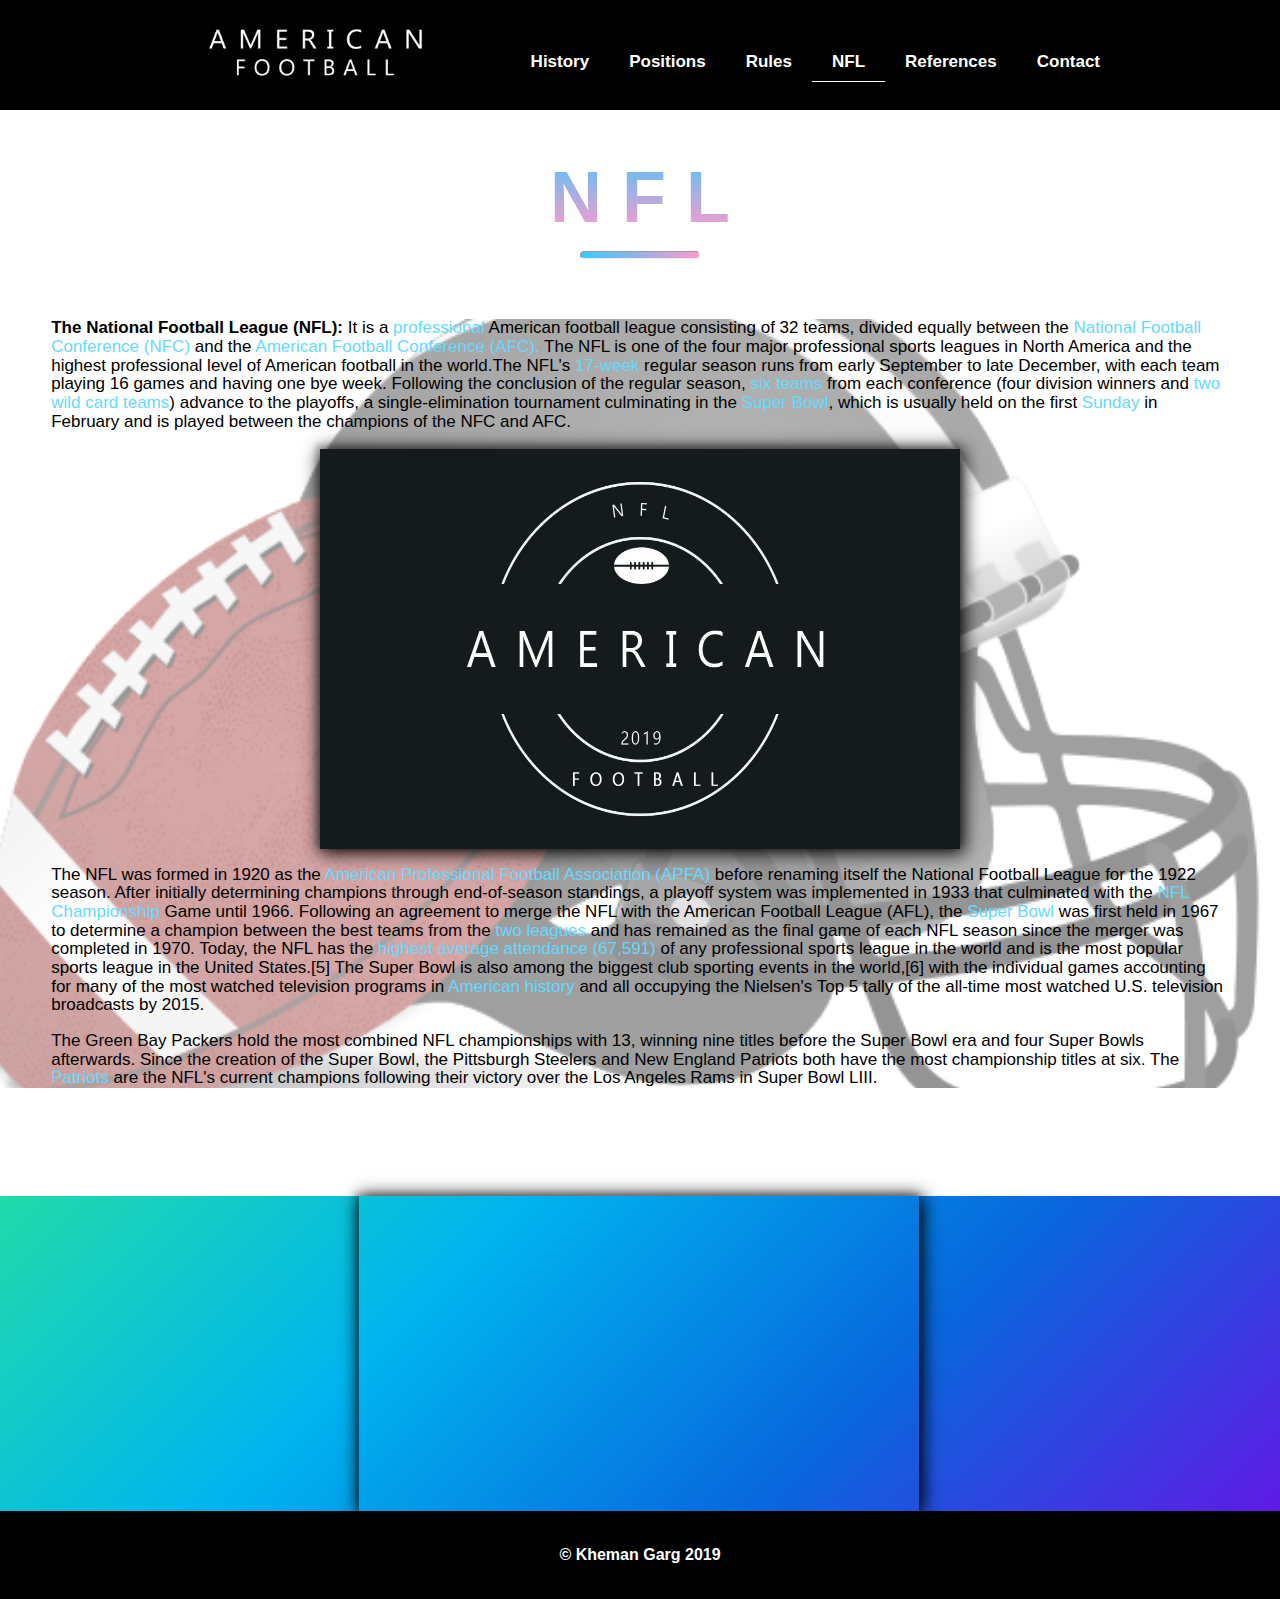
<file: nfl.html>
<!DOCTYPE html>
<html lang="en">
  <head>
    <title>American Football</title>
    <link rel="stylesheet" href="assets/css/nfl.css" />
    <link
      href="https://fonts.googleapis.com/css?family=Roboto+Slab:400,700&display=swap"
      rel="stylesheet"
    />
    <meta name="viewport" content="width=device-width, initial-scale=1" />
  </head>
  <body>
    <nav class="navbar">
      <ul class="ulNavbar" id="dropdownClick">
        <li class="navLeft">
          <a href="#"><img src="assets/media/SYMBOL.png" alt="Error"/></a>
        </li>
        <li class="dropdownicon">
          <a href="javascript:void(0);" onclick="dropdownMenu()">&#9776;</a>
        </li>
        <li class="navRight">
          <a href="contact.html" class="boxF">Contact</a>
        </li>
        <li class="navRight">
          <a class="boxE" href="references.html">References</a>
        </li>
        <li class="navRight"><a class="boxD active" href="nfl.html">NFL</a></li>
        <li class="navRight"><a class="boxC" href="rules.html">Rules</a></li>
        <li class="navRight">
          <a class="boxB" href="position.html">Positions</a>
        </li>
        <li class="navRight"><a class="boxA" href="index.html">History</a></li>
      </ul>
    </nav>
    <div class="box6">
      <div class="container">
        <div class="section5">
          <div class="moreHeading">
            <h1 id="nfl">N F L</h1>
            <hr class="hrStyling" />
          </div>
          <div
            class="nflParagraph"
            style="background: url(assets/media/NFLballandhelmet.png) no-repeat center;background-size:150vh;"
          >
            <p>
              <b>The National Football League (NFL):</b> It is a
              <span class="textcolor">professional</span> American football
              league consisting of 32 teams, divided equally between the
              <span class="textcolor">National Football Conference (NFC)</span>
              and the
              <span class="textcolor">American Football Conference (AFC).</span>
              The NFL is one of the four major professional sports leagues in
              North America and the highest professional level of American
              football in the world.The NFL's
              <span class="textcolor">17-week</span> regular season runs from
              early September to late December, with each team playing 16 games
              and having one bye week. Following the conclusion of the regular
              season, <span class="textcolor">six teams</span> from each
              conference (four division winners and
              <span class="textcolor">two wild card teams</span>) advance to the
              playoffs, a single-elimination tournament culminating in the
              <span class="textcolor">Super Bowl</span>, which is usually held
              on the first <span class="textcolor">Sunday</span> in February and
              is played between the champions of the NFC and AFC.
            </p>
            <img
              class="circle"
              title="Self Made Logo"
              src="assets/media/selfmadelogo.jpg"
              alt="error"
            />
            <p>
              The NFL was formed in 1920 as the
              <span class="textcolor"
                >American Professional Football Association (APFA)</span
              >
              before renaming itself the National Football League for the 1922
              season. After initially determining champions through
              end-of-season standings, a playoff system was implemented in 1933
              that culminated with the
              <span class="textcolor">NFL Championship</span> Game until 1966.
              Following an agreement to merge the NFL with the American Football
              League (AFL), the <span class="textcolor">Super Bowl</span> was
              first held in 1967 to determine a champion between the best teams
              from the <span class="textcolor">two leagues</span> and has
              remained as the final game of each NFL season since the merger was
              completed in 1970. Today, the NFL has the<span class="textcolor">
                highest average attendance (67,591)</span
              >
              of any professional sports league in the world and is the most
              popular sports league in the United States.[5] The Super Bowl is
              also among the biggest club sporting events in the world,[6] with
              the individual games accounting for many of the most watched
              television programs in
              <span class="textcolor">American history</span> and all occupying
              the Nielsen's Top 5 tally of the all-time most watched U.S.
              television broadcasts by 2015.
            </p>
            <p>
              The Green Bay Packers hold the most combined NFL championships
              with 13, winning nine titles before the Super Bowl era and four
              Super Bowls afterwards. Since the creation of the Super Bowl, the
              Pittsburgh Steelers and New England Patriots both have the most
              championship titles at six. The
              <span class="textcolor">Patriots</span> are the NFL's current
              champions following their victory over the Los Angeles Rams in
              Super Bowl LIII.
            </p>
          </div>
        </div>
      </div>
    </div>
    <div class="Iframe">
      <iframe
        width="560"
        height="315"
        src="https://www.youtube.com/embed/nzo7EmIE6Bs"
        allow="accelerometer; autoplay; encrypted-media; gyroscope; picture-in-picture"
        allowfullscreen
      ></iframe>
    </div>
    <footer>
      <div class="container">
        <div class="row">
          <div class="col-12">
            <p><b>&copy; Kheman Garg 2019</b></p>
          </div>
        </div>
      </div>
    </footer>
    <script>
      function dropdownMenu() {
        var x = document.getElementById("dropdownClick");
        if (x.className === "ulNavbar") {
          x.className += " responsive";
        } else {
          x.className = "ulNavbar";
        }
      }
    </script>
  </body>
</html>
</file>
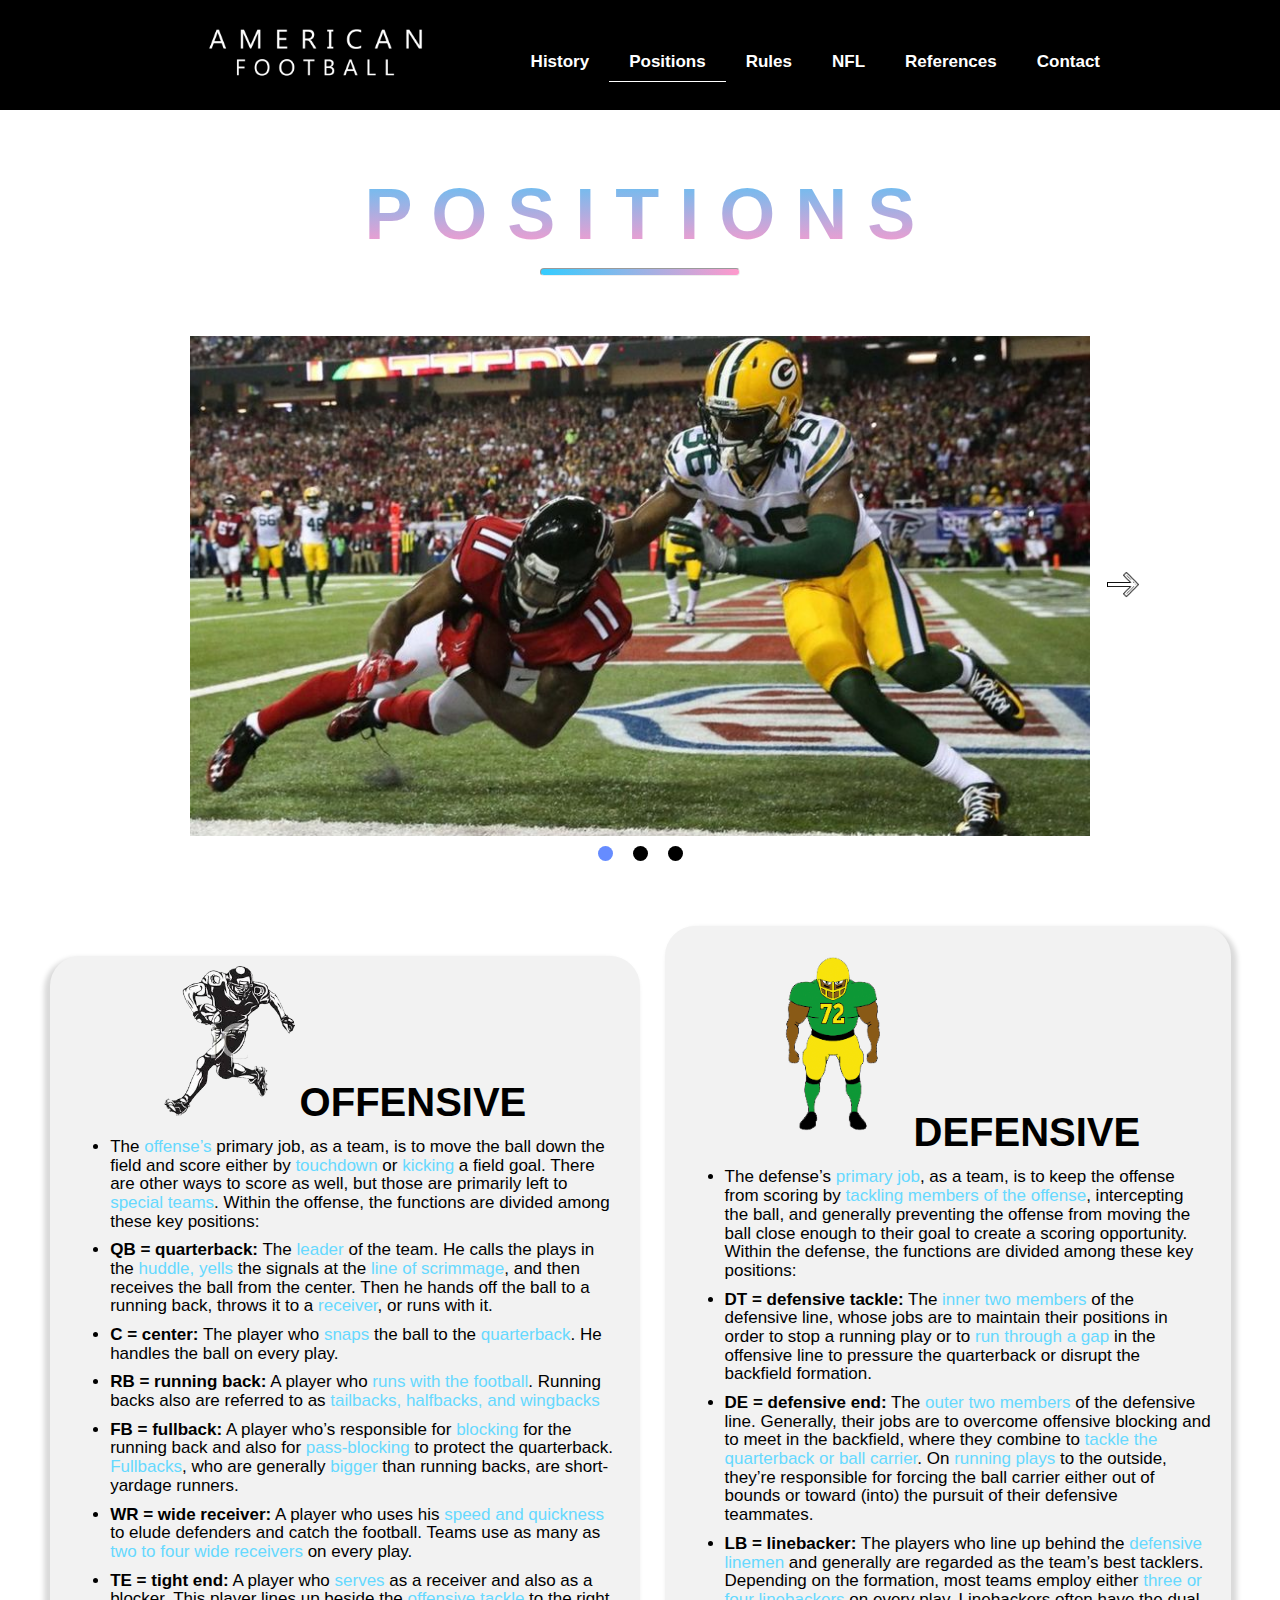
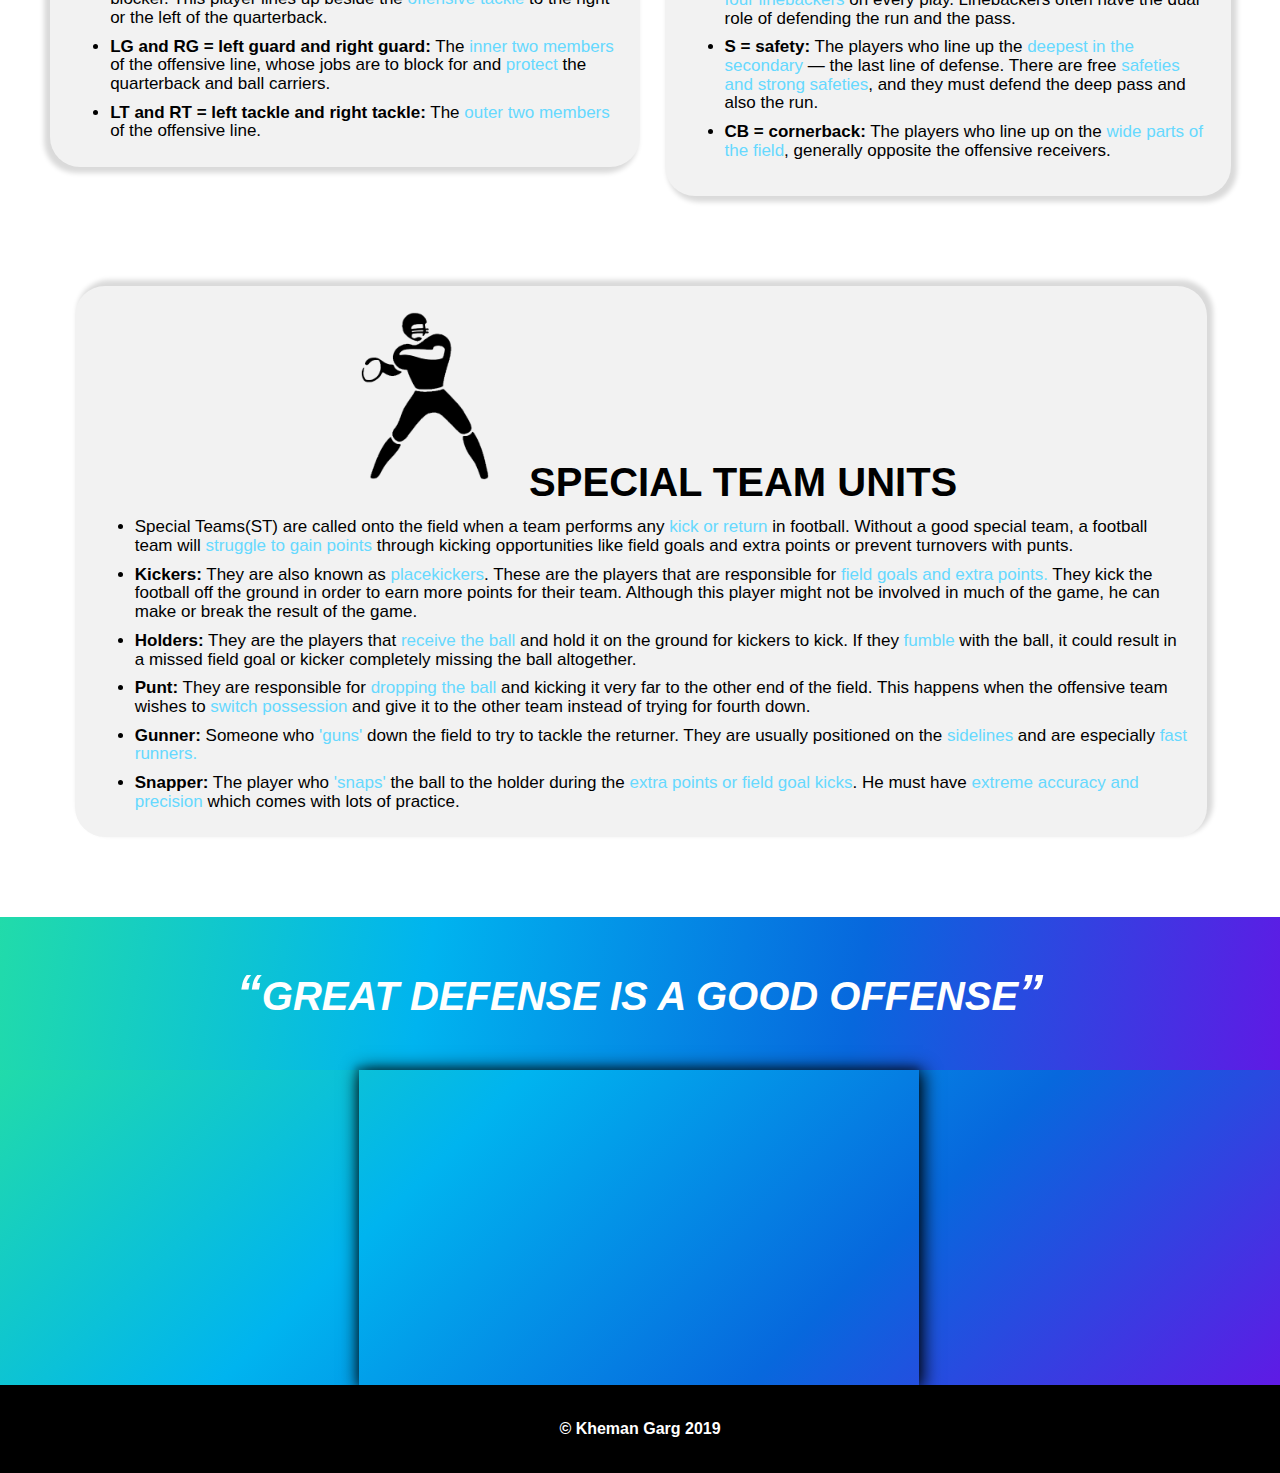
<file: position.html>
<!DOCTYPE html>
<html lang="en">
  <head>
    <title>American Football</title>
    <link rel="stylesheet" href="assets/css/position.css" />
    <link
      href="https://fonts.googleapis.com/css?family=Roboto+Slab:400,700&display=swap"
      rel="stylesheet"
    />
    <meta name="viewport" content="width=device-width, initial-scale=1" />
  </head>
  <body>
    <nav class="navbar">
      <ul class="ulNavbar" id="dropdownClick">
        <li class="navLeft">
          <a href="#"><img src="assets/media/SYMBOL.png" alt="Error"/></a>
        </li>
        <li class="dropdownicon">
          <a href="javascript:void(0);" onclick="dropdownMenu()">&#9776;</a>
        </li>
        <li class="navRight">
          <a href="contact.html" class="boxF">Contact</a>
        </li>
        <li class="navRight">
          <a class="boxE" href="references.html">References</a>
        </li>
        <li class="navRight"><a class="boxD" href="nfl.html">NFL</a></li>
        <li class="navRight"><a class="boxC" href="rules.html">Rules</a></li>
        <li class="navRight">
          <a class="boxB active" href="position.html">Positions</a>
        </li>
        <li class="navRight"><a class="boxA" href="index.html">History</a></li>
      </ul>
    </nav>
    <div class="box3">
      <div class="conatiner">
        <div class="Section2">
          <div class="backgroundColor2">
            <h1 id="Positions">P O S I T I O N S</h1>
            <hr class="hrStyling" />
            <div class="carousal">
              <button class="carousal_button carousal_button--left is-hidden">
                <img src="assets/media/left4.png" alt="error" />
              </button>
              <div class="carousal_container">
                <ul class="carousal_track">
                  <li class="carousal_slide current_slide">
                    <img
                      class="carousal_image"
                      src="assets/media/off.jpg"
                      alt="error"
                    />
                  </li>
                  <li class="carousal_slide">
                    <img
                      class="carousal_image"
                      src="assets/media/defence.jpg"
                      alt="error"
                    />
                  </li>
                  <li class="carousal_slide">
                    <img
                      class="carousal_image"
                      src="assets/media/specialunits.jpg"
                      alt="error"
                    />
                  </li>
                </ul>
              </div>
              <button class="carousal_button carousal_button--right">
                <img src="assets/media/right4.png" alt="error" />
              </button>
              <div class="carousal_nav">
                <button class="carousal_indicator current_slide"></button>
                <button class="carousal_indicator"></button>
                <button class="carousal_indicator"></button>
              </div>
            </div>
            <div class="row">
              <div class="col-6">
                <div class="Position_paragraph">
                  <div class="offensivebg">
                    <div class="offensive">
                      <span
                        ><img
                          src="assets/media/offensiveClipEdited.png"
                          alt="Error"
                      /></span>
                      <h2><span>OFFENSIVE</span></h2>
                    </div>
                    <ul>
                      <li>
                        The <span class="textcolor">offense’s</span> primary
                        job, as a team, is to move the ball down the field and
                        score either by
                        <span class="textcolor">touchdown</span> or
                        <span class="textcolor">kicking</span> a field goal.
                        There are other ways to score as well, but those are
                        primarily left to
                        <span class="textcolor">special teams</span>. Within the
                        offense, the functions are divided among these key
                        positions:
                      </li>
                      <li>
                        <b>QB = quarterback:</b> The
                        <span class="textcolor">leader</span> of the team. He
                        calls the plays in the
                        <span class="textcolor">huddle, yells</span> the signals
                        at the <span class="textcolor">line of scrimmage</span>,
                        and then receives the ball from the center. Then he
                        hands off the ball to a running back, throws it to a
                        <span class="textcolor">receiver</span>, or runs with
                        it.
                      </li>
                      <li>
                        <b>C = center:</b> The player who
                        <span class="textcolor">snaps</span> the ball to the
                        <span class="textcolor">quarterback</span>. He handles
                        the ball on every play.
                      </li>
                      <li>
                        <b>RB = running back:</b> A player who
                        <span class="textcolor">runs with the football</span>.
                        Running backs also are referred to as
                        <span class="textcolor"
                          >tailbacks, halfbacks, and wingbacks</span
                        >
                      </li>
                      <li>
                        <b>FB = fullback:</b> A player who’s responsible for
                        <span class="textcolor">blocking</span> for the running
                        back and also for
                        <span class="textcolor">pass-blocking</span> to protect
                        the quarterback.
                        <span class="textcolor">Fullbacks</span>, who are
                        generally <span class="textcolor">bigger</span> than
                        running backs, are short-yardage runners.
                      </li>
                      <li>
                        <b>WR = wide receiver:</b> A player who uses his
                        <span class="textcolor">speed and quickness</span> to
                        elude defenders and catch the football. Teams use as
                        many as
                        <span class="textcolor"
                          >two to four wide receivers</span
                        >
                        on every play.
                      </li>
                      <li>
                        <b>TE = tight end:</b> A player who
                        <span class="textcolor">serves</span> as a receiver and
                        also as a blocker. This player lines up beside the
                        <span class="textcolor">offensive tackle</span> to the
                        right or the left of the quarterback.
                      </li>
                      <li>
                        <b>LG and RG = left guard and right guard:</b> The
                        <span class="textcolor">inner two members</span> of the
                        offensive line, whose jobs are to block for and
                        <span class="textcolor">protect</span> the quarterback
                        and ball carriers.
                      </li>
                      <li>
                        <b>LT and RT = left tackle and right tackle:</b> The
                        <span class="textcolor">outer two members</span> of the
                        offensive line.
                      </li>
                    </ul>
                  </div>
                </div>
              </div>
              <div class="col-6">
                <div class="Position_paragraph">
                  <div class="defensivebg">
                    <div class="defensive">
                      <span
                        ><img
                          src="assets/media/defensiveClipEdited.png"
                          alt="Error"
                      /></span>
                      <h2><span>DEFENSIVE</span></h2>
                    </div>
                    <ul>
                      <li>
                        The defense’s
                        <span class="textcolor">primary job</span>, as a team,
                        is to keep the offense from scoring by
                        <span class="textcolor"
                          >tackling members of the offense</span
                        >, intercepting the ball, and generally preventing the
                        offense from moving the ball close enough to their goal
                        to create a scoring opportunity. Within the defense, the
                        functions are divided among these key positions:
                      </li>
                      <li>
                        <b>DT = defensive tackle:</b> The
                        <span class="textcolor">inner two members</span> of the
                        defensive line, whose jobs are to maintain their
                        positions in order to stop a running play or to
                        <span class="textcolor">run through a gap</span> in the
                        offensive line to pressure the quarterback or disrupt
                        the backfield formation.
                      </li>
                      <li>
                        <b>DE = defensive end:</b> The
                        <span class="textcolor">outer two members</span> of the
                        defensive line. Generally, their jobs are to overcome
                        offensive blocking and to meet in the backfield, where
                        they combine to
                        <span class="textcolor"
                          >tackle the quarterback or ball carrier</span
                        >. On <span class="textcolor">running plays</span> to
                        the outside, they’re responsible for forcing the ball
                        carrier either out of bounds or toward (into) the
                        pursuit of their defensive teammates.
                      </li>
                      <li>
                        <b>LB = linebacker:</b> The players who line up behind
                        the <span class="textcolor">defensive linemen</span> and
                        generally are regarded as the team’s best tacklers.
                        Depending on the formation, most teams employ either
                        <span class="textcolor">three or four linebackers</span>
                        on every play. Linebackers often have the dual role of
                        defending the run and the pass.
                      </li>
                      <li>
                        <b>S = safety:</b> The players who line up the
                        <span class="textcolor">deepest in the secondary</span>
                        — the last line of defense. There are free
                        <span class="textcolor"
                          >safeties and strong safeties</span
                        >, and they must defend the deep pass and also the run.
                      </li>
                      <li>
                        <b>CB = cornerback:</b> The players who line up on the
                        <span class="textcolor">wide parts of the field</span>,
                        generally opposite the offensive receivers.
                      </li>
                    </ul>
                  </div>
                </div>
              </div>
            </div>
            <div class="row">
              <div class="col-12">
                <div class="Position_paragraph">
                  <div class="specialbg">
                    <div class="special">
                      <span
                        ><img src="assets/media/throwclip.png" alt="Error"
                      /></span>
                      <h2><span>SPECIAL TEAM UNITS</span></h2>
                    </div>
                    <ul>
                      <li>
                        Special Teams(ST) are called onto the field when a team
                        performs any
                        <span class="textcolor">kick or return</span> in
                        football. Without a good special team, a football team
                        will
                        <span class="textcolor">struggle to gain points</span>
                        through kicking opportunities like field goals and extra
                        points or prevent turnovers with punts.
                      </li>
                      <li>
                        <b>Kickers:</b> They are also known as
                        <span class="textcolor">placekickers</span>. These are
                        the players that are responsible for
                        <span class="textcolor"
                          >field goals and extra points.</span
                        >
                        They kick the football off the ground in order to earn
                        more points for their team. Although this player might
                        not be involved in much of the game, he can make or
                        break the result of the game.
                      </li>
                      <li>
                        <b>Holders:</b> They are the players that
                        <span class="textcolor">receive the ball</span> and hold
                        it on the ground for kickers to kick. If they
                        <span class="textcolor">fumble</span> with the ball, it
                        could result in a missed field goal or kicker completely
                        missing the ball altogether.
                      </li>
                      <li>
                        <b>Punt:</b> They are responsible for
                        <span class="textcolor">dropping the ball</span> and
                        kicking it very far to the other end of the field. This
                        happens when the offensive team wishes to
                        <span class="textcolor">switch possession</span> and
                        give it to the other team instead of trying for fourth
                        down.
                      </li>
                      <li>
                        <b>Gunner:</b> Someone who
                        <span class="textcolor">'guns'</span> down the field to
                        try to tackle the returner. They are usually positioned
                        on the <span class="textcolor">sidelines</span> and are
                        especially <span class="textcolor">fast runners.</span>
                      </li>
                      <li>
                        <b>Snapper:</b> The player who
                        <span class="textcolor">'snaps'</span> the ball to the
                        holder during the
                        <span class="textcolor"
                          >extra points or field goal kicks</span
                        >. He must have
                        <span class="textcolor"
                          >extreme accuracy and precision</span
                        >
                        which comes with lots of practice.
                      </li>
                    </ul>
                  </div>
                </div>
              </div>
            </div>
          </div>
        </div>
      </div>
    </div>
    <div
      class="MotivationalLine"
      style="background-image: linear-gradient(100deg, #21DBAA,#00B4EF,#0768DD,#5F1AE5);"
    >
      <p>
        <i
          ><span>&ldquo;</span>Great Defense Is a Good Offense<span
            >&rdquo;</span
          ></i
        >
      </p>
    </div>
    <div class="Iframe">
      <iframe
        width="560"
        height="315"
        src="https://www.youtube.com/embed/GEJ0_f1lOY8"
        allow="accelerometer; autoplay; encrypted-media; gyroscope; picture-in-picture"
        allowfullscreen
      ></iframe>
    </div>
    <footer>
      <div class="container">
        <div class="row">
          <div class="col-12">
            <p><b>&copy; Kheman Garg 2019</b></p>
          </div>
        </div>
      </div>
    </footer>
    <script>
      function dropdownMenu() {
        var x = document.getElementById("dropdownClick");
        if (x.className === "ulNavbar") {
          x.className += " responsive";
        } else {
          x.className = "ulNavbar";
        }
      }
    </script>
    <script src="assets/js/position.js"></script>
  </body>
</html>
</file>
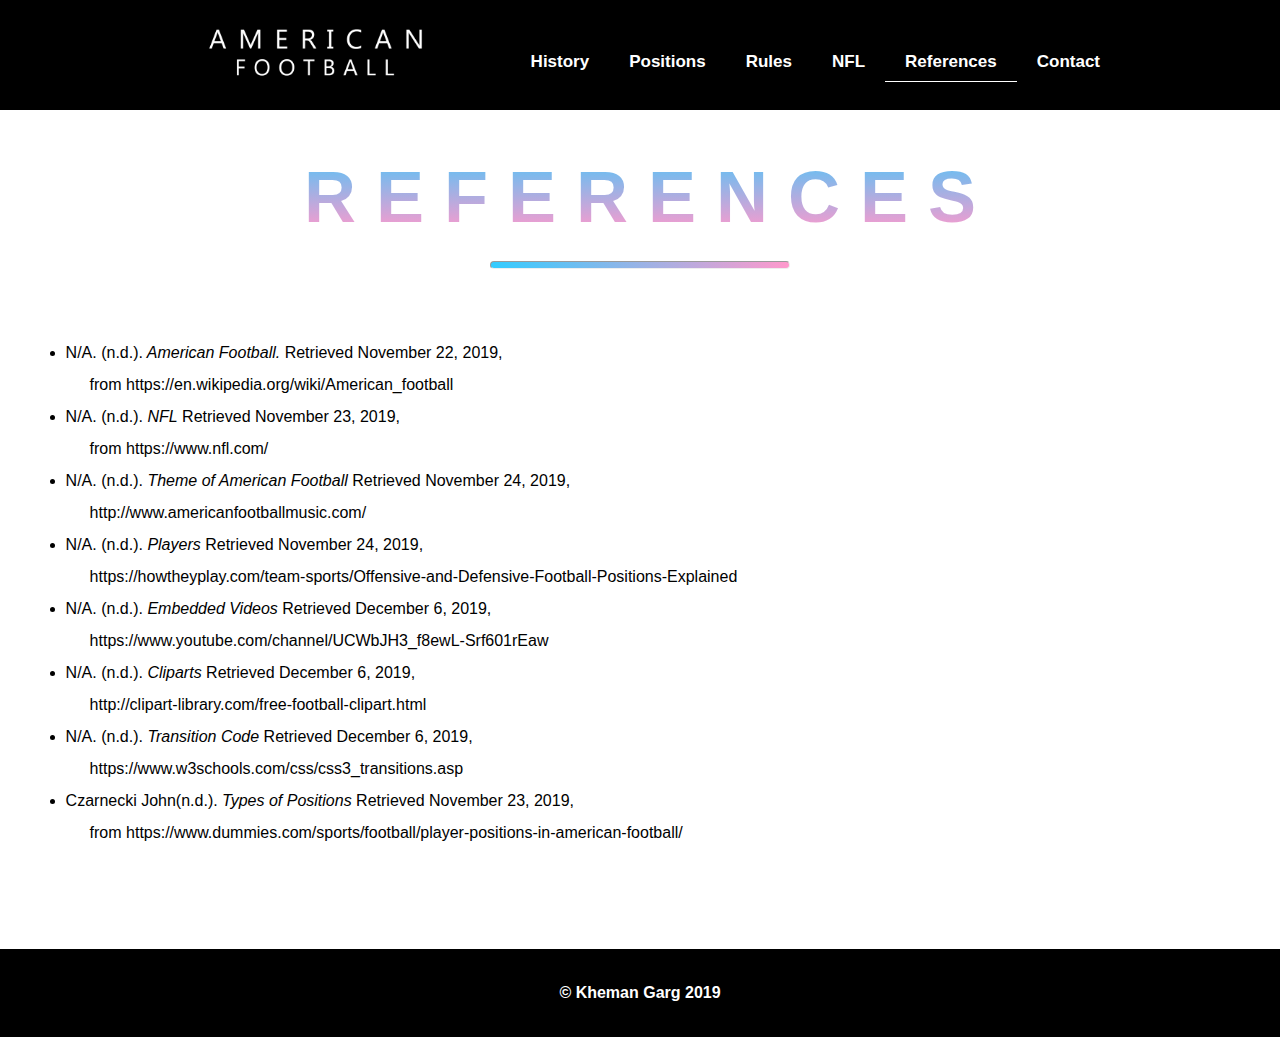
<file: references.html>
<!DOCTYPE html>
<html lang="en">
  <head>
    <title>American Football</title>
    <link rel="stylesheet" href="assets/css/references.css" />
    <link
      href="https://fonts.googleapis.com/css?family=Roboto+Slab:400,700&display=swap"
      rel="stylesheet"
    />
    <meta name="viewport" content="width=device-width, initial-scale=1" />
  </head>
  <body>
    <nav class="navbar">
      <ul class="ulNavbar" id="dropdownClick">
        <li class="navLeft">
          <a href="#"><img src="assets/media/SYMBOL.png" alt="Error"/></a>
        </li>
        <li class="dropdownicon">
          <a href="javascript:void(0);" onclick="dropdownMenu()">&#9776;</a>
        </li>
        <li class="navRight">
          <a href="contact.html" class="boxF">Contact</a>
        </li>
        <li class="navRight">
          <a class="boxE active" href="references.html">References</a>
        </li>
        <li class="navRight"><a class="boxD" href="nfl.html">NFL</a></li>
        <li class="navRight"><a class="boxC" href="rules.html">Rules</a></li>
        <li class="navRight">
          <a class="boxB" href="position.html">Positions</a>
        </li>
        <li class="navRight"><a class="boxA" href="index.html">History</a></li>
      </ul>
    </nav>
    <div class="Section6">
      <div class="container">
        <div class="RefHeading">
          <h1>R E F E R E N C E S</h1>
          <hr class="hrStyling" />
        </div>
        <div class="row">
          <div class="col-12">
            <div class="bgColor">
              <ul>
                <li>
                  <div class="first-line">
                    <p>
                      N/A. (n.d.).<cite> American Football.</cite> Retrieved
                      November 22, 2019,
                    </p>
                  </div>
                  <div class="second-line">
                    <p>from https://en.wikipedia.org/wiki/American_football</p>
                  </div>
                </li>
                <li>
                  <div class="first-line">
                    <p>
                      N/A. (n.d.). <cite>NFL</cite> Retrieved November 23, 2019,
                    </p>
                  </div>
                  <div class="second-line">
                    <p>from https://www.nfl.com/</p>
                  </div>
                </li>
                <li>
                  <div class="first-line">
                    <p>
                      N/A. (n.d.).
                      <cite>Theme of American Football</cite> Retrieved November
                      24, 2019,
                    </p>
                  </div>
                  <div class="second-line">
                    <p>http://www.americanfootballmusic.com/</p>
                  </div>
                </li>
                <li>
                  <div class="first-line">
                    <p>
                      N/A. (n.d.). <cite>Players</cite> Retrieved November 24,
                      2019,
                    </p>
                  </div>
                  <div class="second-line">
                    <p>
                      https://howtheyplay.com/team-sports/Offensive-and-Defensive-Football-Positions-Explained
                    </p>
                  </div>
                </li>
                <li>
                  <div class="first-line">
                    <p>
                      N/A. (n.d.). <cite>Embedded Videos</cite> Retrieved
                      December 6, 2019,
                    </p>
                  </div>
                  <div class="second-line">
                    <p>
                      https://www.youtube.com/channel/UCWbJH3_f8ewL-Srf601rEaw
                    </p>
                  </div>
                </li>
                <li>
                  <div class="first-line">
                    <p>
                      N/A. (n.d.). <cite>Cliparts</cite> Retrieved December 6,
                      2019,
                    </p>
                  </div>
                  <div class="second-line">
                    <p>http://clipart-library.com/free-football-clipart.html</p>
                  </div>
                </li>
                <li>
                  <div class="first-line">
                    <p>
                      N/A. (n.d.). <cite>Transition Code</cite> Retrieved
                      December 6, 2019,
                    </p>
                  </div>
                  <div class="second-line">
                    <p>https://www.w3schools.com/css/css3_transitions.asp</p>
                  </div>
                </li>
                <li>
                  <div class="first-line">
                    <p>
                      Czarnecki John(n.d.).
                      <cite>Types of Positions</cite> Retrieved November 23,
                      2019,
                    </p>
                  </div>
                  <div class="second-line">
                    <p>
                      from
                      https://www.dummies.com/sports/football/player-positions-in-american-football/
                    </p>
                  </div>
                </li>
              </ul>
            </div>
          </div>
        </div>
      </div>
    </div>
    <footer>
      <div class="container">
        <div class="row">
          <div class="col-12">
            <p><b>&copy; Kheman Garg 2019</b></p>
          </div>
        </div>
      </div>
    </footer>
    <script>
      function dropdownMenu() {
        var x = document.getElementById("dropdownClick");
        if (x.className === "ulNavbar") {
          x.className += " responsive";
        } else {
          x.className = "ulNavbar";
        }
      }
    </script>
  </body>
</html>
</file>
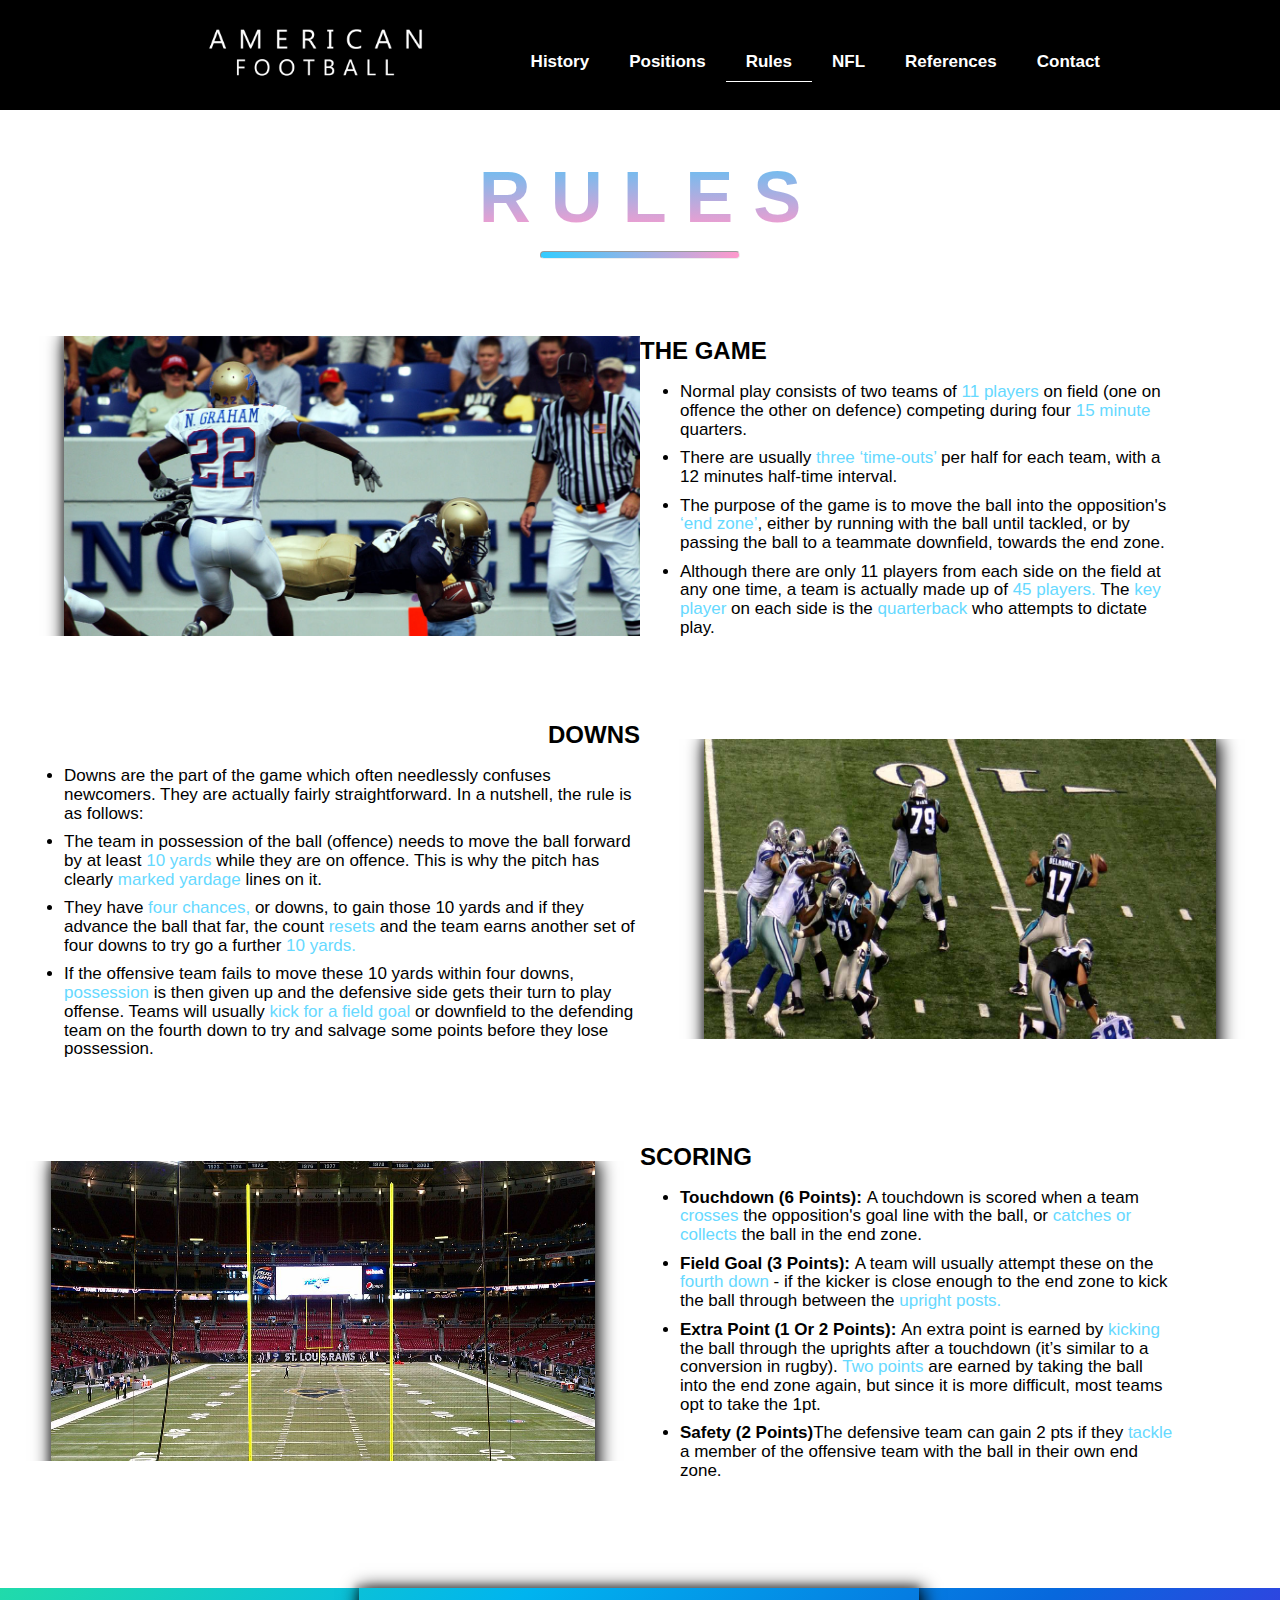
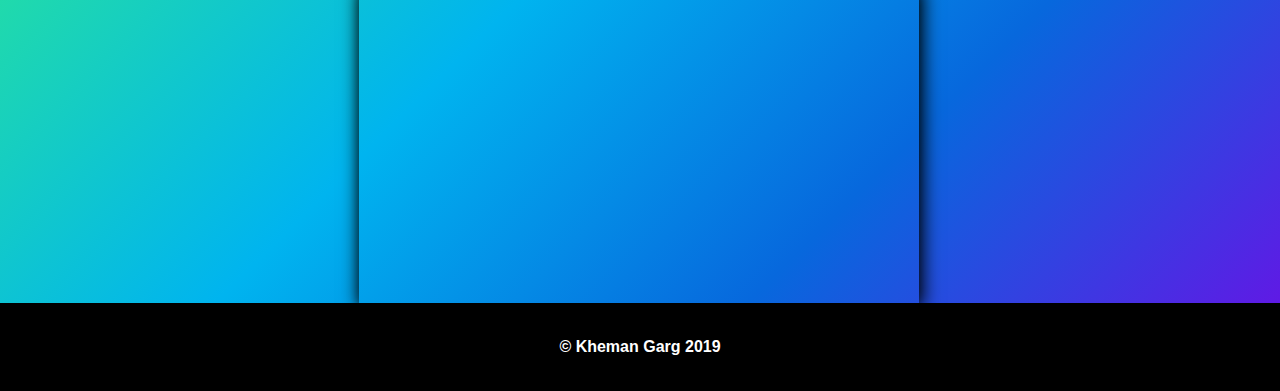
<file: rules.html>
<!DOCTYPE html>
<html lang="en">
  <head>
    <title>American Football</title>
    <link rel="stylesheet" href="assets/css/rules.css" />
    <link
      href="https://fonts.googleapis.com/css?family=Roboto+Slab:400,700&display=swap"
      rel="stylesheet"
    />
    <meta name="viewport" content="width=device-width, initial-scale=1" />
  </head>
  <body>
    <nav class="navbar">
      <ul class="ulNavbar" id="dropdownClick">
        <li class="navLeft">
          <a href="#"><img src="assets/media/SYMBOL.png" alt="Error"/></a>
        </li>
        <li class="dropdownicon">
          <a href="javascript:void(0);" onclick="dropdownMenu()">&#9776;</a>
        </li>
        <li class="navRight">
          <a href="contact.html" class="boxF">Contact</a>
        </li>
        <li class="navRight">
          <a class="boxE" href="references.html">References</a>
        </li>
        <li class="navRight"><a class="boxD" href="nfl.html">NFL</a></li>
        <li class="navRight">
          <a class="boxC active" href="rules.html">Rules</a>
        </li>
        <li class="navRight">
          <a class="boxB" href="position.html">Positions</a>
        </li>
        <li class="navRight"><a class="boxA" href="index.html">History</a></li>
      </ul>
    </nav>
    <div class="box4">
      <div class="container">
        <div class="Section3">
          <div class="rules">
            <h1 id="Rules">R U L E S</h1>
            <hr class="hrStyling" />
          </div>
          <div class="row">
            <div class="col-6">
              <div class="scoreimg img-hover-zoom">
                <img src="assets/media/score.jpg" alt="error" />
              </div>
            </div>
            <div class="col-5">
              <div class="gameheading gameinfo">
                <h2>THE GAME</h2>
                <ul>
                  <li>
                    Normal play consists of two teams of
                    <span class="textcolor">11 players</span> on field (one on
                    offence the other on defence) competing during four
                    <span class="textcolor">15 minute</span> quarters.
                  </li>
                  <li>
                    There are usually
                    <span class="textcolor">three ‘time-outs’</span> per half
                    for each team, with a 12 minutes half-time interval.
                  </li>
                  <li>
                    The purpose of the game is to move the ball into the
                    opposition's <span class="textcolor">‘end zone’</span>,
                    either by running with the ball until tackled, or by passing
                    the ball to a teammate downfield, towards the end zone.
                  </li>
                  <li>
                    Although there are only 11 players from each side on the
                    field at any one time, a team is actually made up of
                    <span class="textcolor">45 players.</span> The
                    <span class="textcolor">key player</span> on each side is
                    the <span class="textcolor">quarterback</span> who attempts
                    to dictate play.
                  </li>
                </ul>
              </div>
            </div>
          </div>
          <div class="spacing">
            <div class="row" id="modify">
              <div class="col-6">
                <div class="downheading">
                  <h2>DOWNS</h2>
                </div>
                <div class="downinfo">
                  <ul>
                    <li>
                      Downs are the part of the game which often needlessly
                      confuses newcomers. They are actually fairly
                      straightforward. In a nutshell, the rule is as follows:
                    </li>
                    <li>
                      The team in possession of the ball (offence) needs to move
                      the ball forward by at least
                      <span class="textcolor">10 yards</span> while they are on
                      offence. This is why the pitch has clearly
                      <span class="textcolor">marked yardage</span> lines on it.
                    </li>
                    <li>
                      They have <span class="textcolor">four chances,</span> or
                      downs, to gain those 10 yards and if they advance the ball
                      that far, the count
                      <span class="textcolor">resets</span> and the team earns
                      another set of four downs to try go a further
                      <span class="textcolor">10 yards.</span>
                    </li>
                    <li>
                      If the offensive team fails to move these 10 yards within
                      four downs, <span class="textcolor">possession</span> is
                      then given up and the defensive side gets their turn to
                      play offense. Teams will usually
                      <span class="textcolor">kick for a field goal</span> or
                      downfield to the defending team on the fourth down to try
                      and salvage some points before they lose possession.
                    </li>
                  </ul>
                </div>
              </div>
              <div class="col-6">
                <div class="downimg img-hover-zoom">
                  <img src="assets/media/down.jpg" alt="error" />
                </div>
              </div>
            </div>
          </div>
          <div class="spacing">
            <div class="row">
              <div class="col-6">
                <div class="score1img img-hover-zoom">
                  <img
                    src="assets/media/Edward_Jones_Dome_endzone_view.jpg"
                    alt="error"
                  />
                </div>
              </div>
              <div class="col-5">
                <div class="gameheading">
                  <h2>SCORING</h2>
                </div>
                <div class="gameinfo">
                  <ul>
                    <li>
                      <b>Touchdown (6 Points): </b>A touchdown is scored when a
                      team <span class="textcolor">crosses </span>the
                      opposition's goal line with the ball, or
                      <span class="textcolor">catches or collects</span> the
                      ball in the end zone.
                    </li>
                    <li>
                      <b>Field Goal (3 Points): </b>A team will usually attempt
                      these on the <span class="textcolor">fourth down</span> -
                      if the kicker is close enough to the end zone to kick the
                      ball through between the
                      <span class="textcolor">upright posts.</span>
                    </li>
                    <li>
                      <b>Extra Point (1 Or 2 Points): </b>An extra point is
                      earned by <span class="textcolor">kicking</span> the ball
                      through the uprights after a touchdown (it’s similar to a
                      conversion in rugby).
                      <span class="textcolor">Two points</span> are earned by
                      taking the ball into the end zone again, but since it is
                      more difficult, most teams opt to take the 1pt.
                    </li>
                    <li>
                      <b>Safety (2 Points)</b>The defensive team can gain 2 pts
                      if they <span class="textcolor">tackle</span> a member of
                      the offensive team with the ball in their own end zone.
                    </li>
                  </ul>
                </div>
              </div>
            </div>
          </div>
        </div>
      </div>
    </div>
    <div class="Iframe">
      <iframe
        width="560"
        height="315"
        src="https://www.youtube.com/embed/kyyyrX8aAvI"
        allow="accelerometer; autoplay; encrypted-media; gyroscope; picture-in-picture"
        allowfullscreen
      ></iframe>
    </div>
    <footer>
      <div class="container">
        <div class="row">
          <div class="col-12">
            <p><b>&copy; Kheman Garg 2019 </b></p>
          </div>
        </div>
      </div>
    </footer>
    <script>
      function dropdownMenu() {
        var x = document.getElementById("dropdownClick");
        if (x.className === "ulNavbar") {
          x.className += " responsive";
        } else {
          x.className = "ulNavbar";
        }
      }
    </script>
  </body>
</html>
</file>
<file: assets/css/nfl.css>
/*##########    DEFAULTS    #############*/
header,
nav,
footer {
  display: block;
}

body {
  line-height: 1;
  margin: 0;
  background-color: #fff;
  font-family: "Roboto", sans-serif, serif;
}

* {
  box-sizing: border-box;
}

.col-0 {
  width: 5%;
}
.col-1 {
  width: 8.33%;
}
.col-2 {
  width: 16.66%;
}
.col-3 {
  width: 25%;
}
.col-4 {
  width: 33.33%;
}
.col-5 {
  width: 41.66%;
}
.col-6 {
  width: 50%;
}
.col-7 {
  width: 58.33%;
}
.col-8 {
  width: 66.66%;
}
.col-9 {
  width: 75%;
}
.col-10 {
  width: 83.33%;
}
.col-11 {
  width: 91.66%;
}
.col-12 {
  width: 100%;
}

.container {
  width: 100%;
  margin-top: 0px;
  margin-bottom: 40px;
  padding-top: 4%;
  padding-bottom: 4%;
}

.row {
  width: 100%;
  display: flex;
  flex-wrap: wrap;
  align-items: center;
}

.row::after {
  display: table;
  clear: both;
  content: "";
}

.hrStyling {
  margin-top: -30px;
  margin-bottom: 60px;
  width: 120px;
  height: 8px;
  border-radius: 50px;
  background-image: linear-gradient(to right, #33ccff 0%, #ff99cc 100%);
}
.textcolor {
  color: #66d9ff;
}

.dropdownicon {
  display: none;
}
/*#####################NavBar And Section-#######################*/

.navbar {
  margin: 0;
  margin-top: 0px;
  padding: 0;
  width: 100%;
  background-color: #000;
  top: 0;
  position: sticky;
  z-index: 1000;
}

.ulNavbar {
  margin: 0 150px;
  padding: 10px;
  background-color: #000;
  overflow: hidden;
}

.ulNavbar li.navLeft {
  margin-left: 20px;
  float: left;
  max-width: 100%;
  height: 90px;
}

.ulNavbar img {
  max-width: 100%;
  height: 130px;
  margin-top: -20px;
}

.ulNavbar li {
  list-style-type: none;
  float: right;
}

.navRight {
  margin-top: 25px;
  font-weight: 900;
  line-height: 2;
  font-size: 17px;
}

.ulNavbar li a {
  padding: 10px 20px;
  text-decoration: none;
  color: #fff;
  display: inline-block;
  border-bottom: 1px solid transparent;
  padding-bottom: 2px;
  transition: 0.5s;
}
.ulNavbar li a.active {
  border-bottom: 1px solid #fff;
}
.ulNavbar li a:hover {
  border-bottom: 1px solid #fff;
}

/*////////////////////////Section5////////////////////////////////////*/

.section5 h1 {
  margin-top: -20px;
  text-align: center;
  font-size: 72px;
  padding-top: 20px;
  background: -webkit-linear-gradient(#33ccff, #ff99cc);
  -webkit-background-clip: text;
  -webkit-text-fill-color: transparent;
}

.nflParagraph p {
  margin-left: 4%;
  margin-right: 4%;
  font-size: 17px;
  line-height: 1.1;
}

.nflParagraph img {
  display: block;
  margin: 0 auto;
  max-width: 50%;
  height: 400px;
  box-shadow: -2px -2px 5px 2px rgba(0, 0, 0, 0.15),
    2px 2px 17px 2px rgba(0, 0, 0, 1);
  transition: 0.9s;
}

.circle:hover {
  border-radius: 50%;
}

/*////////////////////////////footer//////////////////////////////*/

footer .container {
  background-color: #000;
  margin-bottom: 0px;
  padding: 20px;
}

.Iframe {
  background-image: linear-gradient(135deg, #21dbaa, #00b4ef, #0768dd, #5f1ae5);
  margin-bottom: 0px;
  margin-left: -2px;
  border: 0;
}

.Iframe iframe {
  display: block;
  margin-left: auto;
  margin-right: auto;
  padding: 30px;
  max-width: 100%;
  border: 0;
  box-shadow: -2px -2px 5px 2px rgba(0, 0, 0, 0.15),
    2px 2px 17px 2px rgba(0, 0, 0, 1);
}

footer p {
  text-align: center;
  color: #fff;
}

/*////////////////////Media Query/////////////////*/

@media screen and (max-width: 768px) {
  body {
    overflow-x: hidden;
  }

  .navRight {
    display: none;
  }

  .dropdownicon {
    display: block;
    position: absolute;
    top: 30px;
    right: 0;
  }
  .navLeft img {
    margin-left: 0px;
    max-width: 100%;
  }

  ul.ulNavbar.responsive li.dropdownicon {
    top: 25px;
    right: 0;
    position: absolute;
  }

  ul.ulNavbar.responsive li {
    float: none;
    display: flex;
  }

  ul.ulNavbar.responsive li a {
    display: block;
  }

  .col-6,
  .col-12,
  .col-5 {
    width: 100%;
  }

  .section5 h1 {
    font-size: 50px;
  }

  .nflParagraph img {
    display: block;
    max-width: 90%;
    height: auto;
    margin-left: auto;
    margin-right: auto;
    box-shadow: -2px -2px 5px 2px rgba(0, 0, 0, 0.15),
      2px 2px 17px 2px rgba(0, 0, 0, 1);
  }
}
</file>
<file: assets/css/position.css>
/*##########    DEFAULTS    #############*/
header,
nav,
footer {
  display: block;
}

body {
  line-height: 1;
  margin: 0;
  background-color: #fff;
  font-family: "Roboto", sans-serif, serif;
}

* {
  box-sizing: border-box;
}

.col-0 {
  width: 5%;
}
.col-1 {
  width: 8.33%;
}
.col-2 {
  width: 16.66%;
}
.col-3 {
  width: 25%;
}
.col-4 {
  width: 33.33%;
}
.col-5 {
  width: 41.66%;
}
.col-6 {
  width: 50%;
}
.col-7 {
  width: 58.33%;
}
.col-8 {
  width: 66.66%;
}
.col-9 {
  width: 75%;
}
.col-10 {
  width: 83.33%;
}
.col-11 {
  width: 91.66%;
}
.col-12 {
  width: 100%;
}

.container {
  width: 100%;
  margin-top: 0px;
  margin-bottom: 40px;
  padding-top: 4%;
  padding-bottom: 4%;
}

.row {
  width: 100%;
  display: flex;
  flex-wrap: wrap;
  align-items: center;
}

.row::after {
  display: table;
  clear: both;
  content: "";
}

.hrStyling {
  margin-top: -30px;
  margin-bottom: 60px;
  width: 200px;
  height: 8px;
  border-radius: 50px;
  background-image: linear-gradient(to right, #33ccff 0%, #ff99cc 100%);
}

.textcolor {
  color: #66d9ff;
}

.dropdownicon {
  display: none;
}

/*#####################NavBar And Section-#######################*/

.navbar {
  margin: 0;
  margin-top: 0px;
  padding: 0;
  width: 100%;
  background-color: #000;
  top: 0;
  position: sticky;
  z-index: 1000;
}

.ulNavbar {
  margin: 0 150px;
  padding: 10px;
  background-color: #000;
  overflow: hidden;
}

.ulNavbar li.navLeft {
  margin-left: 20px;
  float: left;
  max-width: 100%;
  height: 90px;
}

.ulNavbar img {
  max-width: 100%;
  height: 130px;
  margin-top: -20px;
}

.ulNavbar li {
  list-style-type: none;
  float: right;
}

.navRight {
  margin-top: 25px;
  font-weight: 900;
  line-height: 2;
  font-size: 17px;
}

.ulNavbar li a {
  padding: 10px 20px;
  text-decoration: none;
  color: #fff;
  display: inline-block;
  border-bottom: 1px solid transparent;
  padding-bottom: 2px;
  transition: 0.5s;
}
.ulNavbar li a.active {
  border-bottom: 1px solid #fff;
}
.ulNavbar li a:hover {
  border-bottom: 1px solid #fff;
}

/*############################Section-2#############################*/

.Section2 h1 {
  text-align: center;
  font-size: 72px;
  padding-top: 20px;
  background: -webkit-linear-gradient(#33ccff, #ff99cc);
  -webkit-background-clip: text;
  -webkit-text-fill-color: transparent;
}

.Position h2 {
  color: #000;
  margin-left: 10%;
  margin-right: 10%;
}

.Position_paragraph {
  margin-top: 90px;
  margin-left: 4%;
}

.carousal {
  position: relative;
  height: 500px;
  width: 900px;
  margin: 0 auto;
  margin-top: 40px;
}

.carousal_image {
  width: 100%;
  height: 100%;
  -webkit-overflow-scrolling: touch;
  object-fit: cover;
}
.carousal_container {
  background-color: lightgreen;
  height: 100%;
  position: relative;
  overflow: hidden;
}

.carousal_track {
  padding: 0;
  margin: 0;
  list-style-type: none;
  position: relative;
  height: 100%;
  transition: transform 500ms ease-in;
}

.carousal_slide {
  position: absolute;
  top: 0;
  bottom: 0;
  width: 100%;
}

.carousal_button {
  position: absolute;
  top: 50%;
  transform: translateY(-50%);
  background: transparent;
  border: 0;
  cursor: pointer;
}
.carousal_button--left {
  left: -60px;
}

.carousal_button--right {
  right: -60px;
}

.carousal_button img {
  width: 42px;
}

.carousal_nav {
  display: flex;
  justify-content: center;
  padding: 10px 0px;
}

.carousal_indicator {
  border: 0;
  border-radius: 50%;
  width: 15px;
  height: 15px;
  margin: 0 10px;
  cursor: pointer;
  background-color: #000;
}

.carousal_indicator.current_slide {
  background: #668cff;
}

.is-hidden {
  display: none;
}

.backgroundColor2 {
  background-color: #fff;
  margin-left: 2%;
  margin-right: 2%;
  padding-bottom: 40px;
}

.offensivebg {
  border-radius: 30px;
  padding: 10px 20px;
  background-color: #f2f2f2;
  box-shadow: -4px 4px 5px 2px rgba(0, 0, 0, 0.15);
}

.offensive h2 {
  display: inline;
  text-align: center;
  font-size: 40px;
}

.offensive img {
  height: 150px;
}

.offensive {
  text-align: center;
}

.offensivebg ul li {
  font-size: 17px;
  line-height: 1.1;
  margin-top: 10px;
}

.offensivebg ul p {
  font-size: 17px;
  line-height: 1.1;
}

.defensive h2 {
  display: inline;
  text-align: center;
  font-size: 40px;
}

.defensive img {
  height: 200px;
}

.defensive {
  text-align: center;
}

.defensivebg ul li {
  font-size: 17px;
  line-height: 1.1;
  margin-top: 10px;
}

.defensivebg ul p {
  font-size: 17px;
  line-height: 1.1;
}

.defensivebg {
  margin-right: 4%;
  border-radius: 30px;
  padding: 20px 20px;
  background-color: #f2f2f2;
  box-shadow: 4px 4px 5px 2px rgba(0, 0, 0, 0.15);
}

.special h2 {
  display: inline;
  text-align: center;
  font-size: 40px;
}

.special img {
  height: 200px;
}

.special {
  text-align: center;
}

.specialbg ul li {
  font-size: 17px;
  line-height: 1.1;
  margin-top: 10px;
}

.specialbg ul p {
  font-size: 17px;
  line-height: 1.1;
}

.specialbg {
  margin-right: 4%;
  border-radius: 30px;
  padding: 10px 20px;
  background-color: #f2f2f2;
  box-shadow: 4px -4px 5px 2px rgba(0, 0, 0, 0.15);
}

.MotivationalLine {
  margin-bottom: -40px;
}

.MotivationalLine p {
  font-size: 40px;
  color: #fff;
  line-height: 1.05;
  font-weight: 700;
  text-align: center;
  padding-top: 50px;
  padding-bottom: 50px;
  text-transform: uppercase;
}

.MotivationalLine span {
  font-size: 50px;
}

/*////////////////////////////footer//////////////////////////////*/

footer .container {
  background-color: #000;
  margin-bottom: 0px;
  padding: 20px;
}

.Iframe {
  background-image: linear-gradient(135deg, #21dbaa, #00b4ef, #0768dd, #5f1ae5);
  margin-bottom: 0px;
  margin-left: -2px;
  border: 0;
}

.Iframe iframe {
  display: block;
  margin-left: auto;
  margin-right: auto;
  padding: 30px;
  max-width: 100%;
  border: 0;
  box-shadow: -2px -2px 5px 2px rgba(0, 0, 0, 0.15),
    2px 2px 17px 2px rgba(0, 0, 0, 1);
}

footer p {
  text-align: center;
  color: #fff;
}

/*////////////////////Media Query/////////////////*/

@media screen and (max-width: 800px) {
  body {
    overflow-x: hidden;
  }

  .navRight {
    display: none;
  }

  .dropdownicon {
    display: block;
    position: absolute;
    top: 30px;
    right: 0;
  }
  .navLeft img {
    margin-left: 0px;
    max-width: 100%;
  }

  ul.ulNavbar.responsive li.dropdownicon {
    top: 25px;
    right: 0;
    position: absolute;
  }

  ul.ulNavbar.responsive li {
    float: none;
    display: flex;
  }

  ul.ulNavbar.responsive li a {
    display: block;
  }

  .col-6,
  .col-7,
  .col-5 {
    width: 100%;
    margin: 0px;
  }

  .Section2 h1 {
    max-width: 100%;
    font-size: 50px;
  }

  .carousal_button--right img {
    display: none;
  }

  .carousal {
    max-width: 100%;
  }

  .offensivebg {
    box-shadow: -2px -2px 5px 2px rgba(0, 0, 0, 0.15),
      2px 2px 17px 2px rgba(0, 0, 0, 1);
    margin-right: 4%;
  }

  .defensivebg {
    box-shadow: -2px -2px 5px 2px rgba(0, 0, 0, 0.15),
      2px 2px 17px 2px rgba(0, 0, 0, 1);
    margin-right: 4%;
  }

  .specialbg {
    box-shadow: -2px -2px 5px 2px rgba(0, 0, 0, 0.15),
      2px 2px 17px 2px rgba(0, 0, 0, 1);
    margin-right: 4%;
  }
}
</file>
<file: assets/css/references.css>
/*##########    DEFAULTS    #############*/
header,
nav,
footer {
  display: block;
}

body {
  line-height: 1;
  margin: 0;
  background-color: #fff;
  font-family: "Roboto", sans-serif, serif;
}

* {
  box-sizing: border-box;
}

.col-0 {
  width: 5%;
}
.col-1 {
  width: 8.33%;
}
.col-2 {
  width: 16.66%;
}
.col-3 {
  width: 25%;
}
.col-4 {
  width: 33.33%;
}
.col-5 {
  width: 41.66%;
}
.col-6 {
  width: 50%;
}
.col-7 {
  width: 58.33%;
}
.col-8 {
  width: 66.66%;
}
.col-9 {
  width: 75%;
}
.col-10 {
  width: 83.33%;
}
.col-11 {
  width: 91.66%;
}
.col-12 {
  width: 100%;
}

.container {
  width: 100%;
  margin-top: 0px;
  margin-bottom: 40px;
  padding-top: 4%;
  padding-bottom: 4%;
}

.row {
  width: 100%;
  display: flex;
  flex-wrap: wrap;
  align-items: center;
}

.row::after {
  display: table;
  clear: both;
  content: "";
}

.hrStyling {
  margin-top: -30px;
  margin-bottom: 60px;
  width: 120px;
  height: 8px;
  border-radius: 50px;
  background-image: linear-gradient(to right, #33ccff 0%, #ff99cc 100%);
}
.textcolor {
  color: #66d9ff;
}

.dropdownicon {
  display: none;
}

.hrStyling {
  margin-top: -20px;
  margin-bottom: 60px;
  width: 300px;
  height: 8px;
  border-radius: 50px;
  background-image: linear-gradient(to right, #33ccff 0%, #ff99cc 100%);
}
/*#####################NavBar And Section-#######################*/

.navbar {
  margin: 0;
  margin-top: 0px;
  padding: 0;
  width: 100%;
  background-color: #000;
  top: 0;
  position: sticky;
  z-index: 1000;
}

.ulNavbar {
  margin: 0 150px;
  padding: 10px;
  background-color: #000;
  overflow: hidden;
}

.ulNavbar li.navLeft {
  margin-left: 20px;
  float: left;
  max-width: 100%;
  height: 90px;
}

.ulNavbar img {
  max-width: 100%;
  height: 130px;
  margin-top: -20px;
}

.ulNavbar li {
  list-style-type: none;
  float: right;
}

.navRight {
  margin-top: 25px;
  font-weight: 900;
  line-height: 2;
  font-size: 17px;
}

.ulNavbar li a {
  padding: 10px 20px;
  text-decoration: none;
  color: #fff;
  display: inline-block;
  border-bottom: 1px solid transparent;
  padding-bottom: 2px;
  transition: 0.5s;
}
.ulNavbar li a.active {
  border-bottom: 1px solid #fff;
}
.ulNavbar li a:hover {
  border-bottom: 1px solid #fff;
}

/*////////////////////////Section6////////////////////////////////////*/

.Section6 h1 {
  margin-top: -20px;
  text-align: center;
  font-size: 72px;
  padding-top: 20px;
  background: -webkit-linear-gradient(#33ccff, #ff99cc);
  -webkit-background-clip: text;
  -webkit-text-fill-color: transparent;
}

/*////////////////////////////footer//////////////////////////////*/

footer .container {
  background-color: #000;
  margin-bottom: 0px;
  padding: 20px;
}

footer p {
  text-align: center;
  color: #fff;
}

div.second-line {
  text-indent: 1.5em;
}
div.container ul {
  margin-left: 2%;
  margin-right: 2%;
}

/*////////////////////Media Query/////////////////*/

@media screen and (max-width: 800px) {
  body {
    overflow-x: hidden;
  }

  .navRight {
    display: none;
  }

  .dropdownicon {
    display: block;
    position: absolute;
    top: 30px;
    right: 0;
  }
  .navLeft img {
    margin-left: 0px;
    max-width: 100%;
  }

  ul.ulNavbar.responsive li.dropdownicon {
    top: 25px;
    right: 0;
    position: absolute;
  }

  ul.ulNavbar.responsive li {
    float: none;
    display: flex;
  }

  ul.ulNavbar.responsive li a {
    display: block;
  }

  .col-6,
  .col-12,
  .col-5 {
    width: 100%;
  }

  .Section6 h1 {
    font-size: 50px;
  }
}
</file>
<file: assets/css/rules.css>
/*##########    DEFAULTS    #############*/
header,
nav,
footer {
  display: block;
}

body {
  line-height: 1;
  margin: 0;
  background-color: #fff;
  font-family: "Roboto", sans-serif, serif;
}

* {
  box-sizing: border-box;
}

.col-0 {
  width: 5%;
}
.col-1 {
  width: 8.33%;
}
.col-2 {
  width: 16.66%;
}
.col-3 {
  width: 25%;
}
.col-4 {
  width: 33.33%;
}
.col-5 {
  width: 41.66%;
}
.col-6 {
  width: 50%;
}
.col-7 {
  width: 58.33%;
}
.col-8 {
  width: 66.66%;
}
.col-9 {
  width: 75%;
}
.col-10 {
  width: 83.33%;
}
.col-11 {
  width: 91.66%;
}
.col-12 {
  width: 100%;
}

.container {
  width: 100%;
  margin-top: 0px;
  margin-bottom: 40px;
  padding-top: 4%;
  padding-bottom: 4%;
}

.row {
  width: 100%;
  display: flex;
  flex-wrap: wrap;
  align-items: center;
}

.row::after {
  display: table;
  clear: both;
  content: "";
}

.hrStyling {
  margin-top: -30px;
  margin-bottom: 60px;
  width: 200px;
  height: 8px;
  border-radius: 50px;
  background-image: linear-gradient(to right, #33ccff 0%, #ff99cc 100%);
}

.textcolor {
  color: #66d9ff;
}

.dropdownicon {
  display: none;
}

/*#####################NavBar And Section-#######################*/

.navbar {
  margin: 0;
  margin-top: 0px;
  padding: 0;
  width: 100%;
  background-color: #000;
  top: 0;
  position: sticky;
  z-index: 1000;
}

.ulNavbar {
  margin: 0 150px;
  padding: 10px;
  background-color: #000;
  overflow: hidden;
}

.ulNavbar li.navLeft {
  margin-left: 20px;
  float: left;
  max-width: 100%;
  height: 90px;
}

.ulNavbar img {
  max-width: 100%;
  height: 130px;
  margin-top: -20px;
}

.ulNavbar li {
  list-style-type: none;
  float: right;
}

.navRight {
  margin-top: 25px;
  font-weight: 900;
  line-height: 2;
  font-size: 17px;
}

.ulNavbar li a {
  padding: 10px 20px;
  text-decoration: none;
  color: #fff;
  display: inline-block;
  border-bottom: 1px solid transparent;
  padding-bottom: 2px;
  transition: 0.5s;
}
.ulNavbar li a.active {
  border-bottom: 1px solid #fff;
}
.ulNavbar li a:hover {
  border-bottom: 1px solid #fff;
}

/*///////////////////////////Section3/////////////////////////////////*/

.Section3 h1 {
  margin-top: -20px;
  text-align: center;
  font-size: 72px;
  padding-top: 20px;
  background: -webkit-linear-gradient(#33ccff, #ff99cc);
  -webkit-background-clip: text;
  -webkit-text-fill-color: transparent;
}

.scoreimg img {
  max-width: 100%;
  height: 400px;
  margin-left: 10%;
  box-shadow: -2px -2px 5px 2px rgba(0, 0, 0, 0.15),
    2px 2px 17px 2px rgba(0, 0, 0, 1);
}

.gameinfo li {
  font-size: 17px;
  line-height: 1.1;
  margin-top: 10px;
}

.spacing {
  margin-top: 50px;
}

.downimg img {
  max-width: 80%;
  height: 400px;
  margin-left: 10%;
  box-shadow: -2px -2px 5px 2px rgba(0, 0, 0, 0.15),
    2px 2px 17px 2px rgba(0, 0, 0, 1);
}

.downheading {
  text-align: end;
}

.downinfo li {
  margin-left: 4%;
  font-size: 17px;
  line-height: 1.1;
  margin-top: 10px;
}

.score1img img {
  max-width: 85%;
  height: 400px;
  margin-left: 8%;
  box-shadow: -2px -2px 5px 2px rgba(0, 0, 0, 0.15),
    2px 2px 17px 2px rgba(0, 0, 0, 1);
}

/*/////////////////////////Image zoom/////////////////////////////////*/

.img-hover-zoom {
  height: 300px;
  overflow: hidden;
}

.img-hover-zoom img {
  transition: transform 0.5s ease;
}

.img-hover-zoom:hover img {
  transform: scale(1.5);
}

/*////////////////////////////footer//////////////////////////////*/

footer .container {
  background-color: #000;
  margin-bottom: 0px;
  padding: 20px;
}

.Iframe {
  background-image: linear-gradient(135deg, #21dbaa, #00b4ef, #0768dd, #5f1ae5);
  margin-bottom: 0px;
  margin-left: -2px;
  border: 0;
}

.Iframe iframe {
  display: block;
  margin-left: auto;
  margin-right: auto;
  padding: 30px;
  max-width: 100%;
  border: 0;
  box-shadow: -2px -2px 5px 2px rgba(0, 0, 0, 0.15),
    2px 2px 17px 2px rgba(0, 0, 0, 1);
}

footer p {
  text-align: center;
  color: #fff;
}

/*////////////////////Media Query/////////////////*/

@media screen and (max-width: 800px) {
  body {
    overflow-x: hidden;
  }

  .navRight {
    display: none;
  }

  .dropdownicon {
    display: block;
    position: absolute;
    top: 30px;
    right: 0;
  }
  .navLeft img {
    margin-left: 0px;
    max-width: 100%;
  }

  ul.ulNavbar.responsive li.dropdownicon {
    top: 25px;
    right: 0;
    position: absolute;
  }

  ul.ulNavbar.responsive li {
    float: none;
    display: flex;
  }

  ul.ulNavbar.responsive li a {
    display: block;
  }

  .col-6,
  .col-12,
  .col-5 {
    width: 100%;
  }

  .Section3 h1 {
    font-size: 50px;
  }

  .scoreimg img {
    max-width: 90%;
    height: auto;
    margin-left: 5%;
    box-shadow: -2px -2px 5px 2px rgba(0, 0, 0, 0.15),
      2px 2px 17px 2px rgba(0, 0, 0, 1);
  }

  .downimg img {
    max-width: 90%;
    height: auto;
    margin-left: 5%;
    box-shadow: -2px -2px 5px 2px rgba(0, 0, 0, 0.15),
      2px 2px 17px 2px rgba(0, 0, 0, 1);
  }

  .score1img {
    max-width: 120%;
    height: auto;
    box-shadow: -2px -2px 5px 2px rgba(0, 0, 0, 0.15),
      2px 2px 17px 2px rgba(0, 0, 0, 1);
  }

  .gameheading {
    margin: 40px 30px 30px 20px;
  }

  .downinfo {
    margin: 40px 30px 30px 20px;
  }

  .gameinfo {
    margin: 40px 30px 30px 20px;
  }

  .gameheading h2 {
    display: block;
    text-align: center;
  }

  .downheading h2 {
    display: block;
    text-align: center;
  }

  #modify {
    flex-direction: column-reverse;
  }
}
</file>
